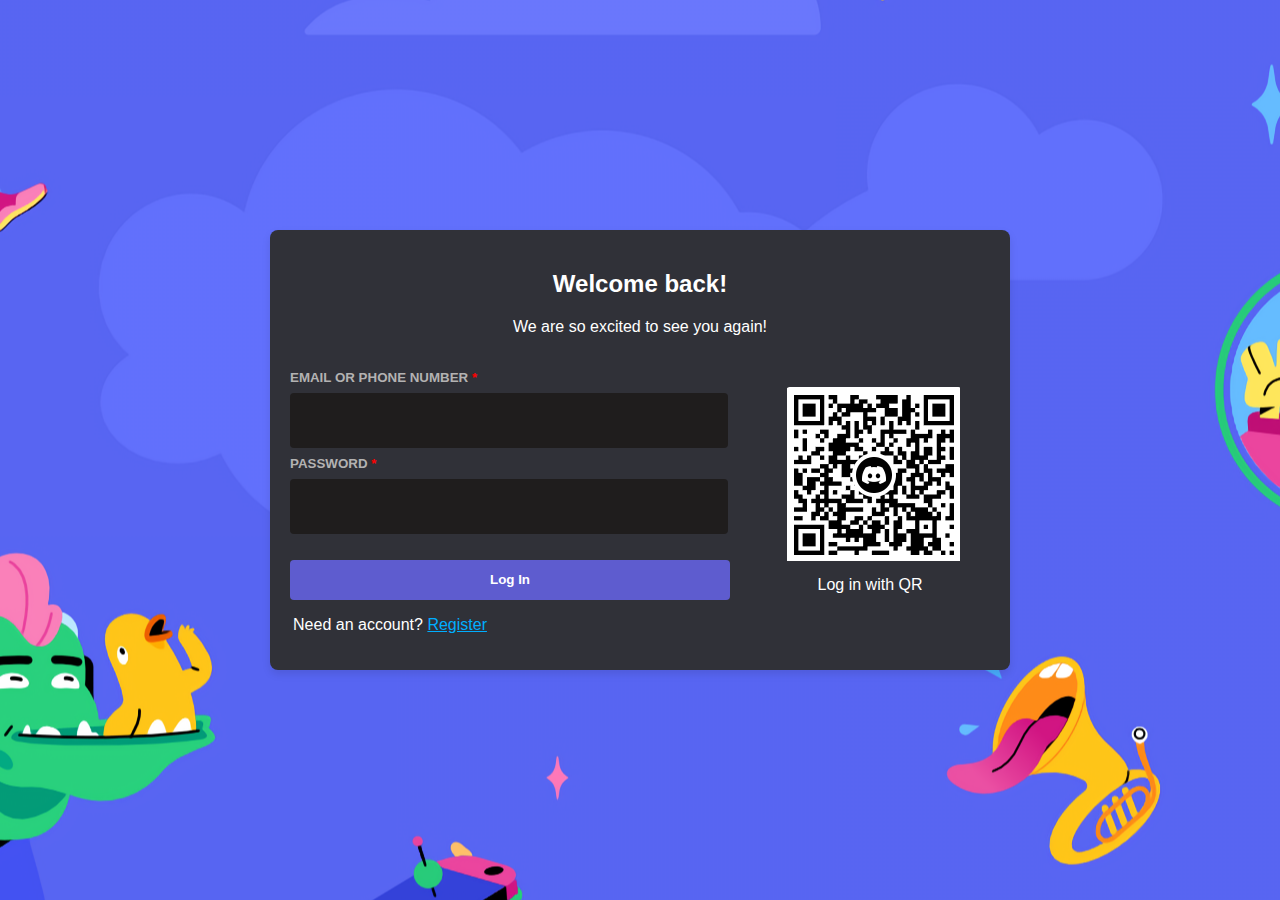
<file: index.html>
<!DOCTYPE html>
<html lang="en">

<head>
  <meta charset="UTF-8">
  <meta name="viewport" content="width=device-width, initial-scale=1.0">
  <title>Discord Login</title>
  <link rel="stylesheet" href="style.css">
</head>

<body class="body">
  <div class="container">
    <h2>Welcome back!</h2>
    <p>We are so excited to see you again!</p>
    <br>

    <form action="" method="post" class="form">
      <div>
        <label for="username" class="label">EMAIL OR PHONE NUMBER</label>
        <input id="username" type="text" class="input">
      </div>

      <div>
        <label for="username" class="label">PASSWORD</label>
        <input id="username" type="password" class="input">
      </div>
      <br>
      <button type="submit" class="login">Log In</button>
    </form>
    <p>
      Need an account? <a href="daftar.html" class="Register">Register</a>

    </p>

    <img src="qr.png" alt="qr" class="qr">

    <div class="qr-top">
      <p class="qr-text">Log in with QR <Code></Code></p>
    </div>


  </div>
</body>

</html>
</file>
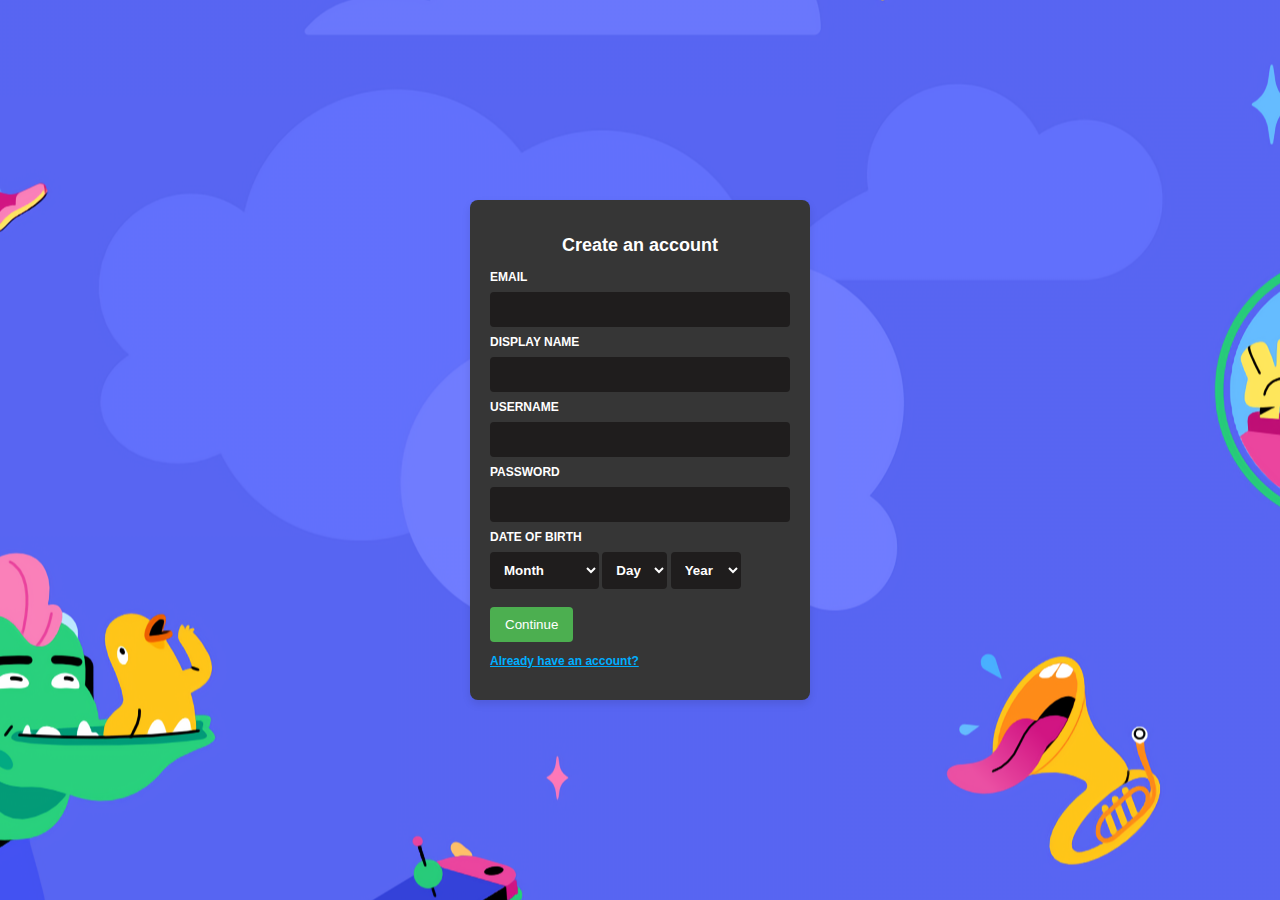
<file: daftar.html>
<!DOCTYPE html>
<html lang="en">

<head>
  <meta charset="UTF-8">
  <meta name="viewport" content="width=device-width, initial-scale=1.0">
  <title>Discord Register</title>
  <link rel="stylesheet" href="daftar.css">
</head>

<body class="body">
  <div class="container">
    <h2 align="center">Create an account</h2>
    <form action="" method="post" class="form">
      <label>EMAIL</label>
      <input type="text" required class="input">
      <label>DISPLAY NAME</label>
      <input type="text" class="input">
      <label>USERNAME</label>
      <input type="text" required class="input">
      <label>PASSWORD</label>
      <input type="password" required class="input">

      <label>DATE OF BIRTH</label><br>
      <select id="Month" required class="dob">
        <option value="" disabled selected hidden>Month</option>
        <option>January</option>
        <option>February</option>
        <option>March</option>
        <option>April</option>
        <option>May</option>
        <option>June</option>
        <option>July</option>
        <option>August</option>
        <option>September</option>
        <option>October</option>
        <option>November</option>
        <option>December</option>
      </select>

      <select id="Day" required class="dob">
        <option value="" disabled selected hidden>Day</option>
        <option>1</option>
        <option>2</option>
        <option>3</option>
        <option>4</option>
        <option>5</option>
        <option>6</option>
        <option>7</option>
        <option>8</option>
        <option>9</option>
        <option>10</option>
        <option>11</option>
        <option>12</option>
        <option>13</option>
        <option>14</option>
        <option>15</option>
        <option>16</option>
        <option>17</option>
        <option>18</option>
        <option>19</option>
        <option>20</option>
        <option>21</option>
        <option>22</option>
        <option>23</option>
        <option>24</option>
        <option>25</option>
        <option>26</option>
        <option>27</option>
        <option>28</option>
        <option>29</option>
        <option>30</option>
        <option>31</option>
      </select>

      <select id="Year" required class="dob">
        <option value="" disabled selected hidden>Year</option>
        <option>2021</option>
        <option>2020</option>
        <option>2019</option>
        <option>2018</option>
        <option>2017</option>
        <option>2016</option>
        <option>2015</option>
        <option>2014</option>
        <option>2013</option>
        <option>2012</option>
        <option>2011</option>
        <option>2010</option>
        <option>2009</option>
        <option>2008</option>
        <option>2007</option>
        <option>2006</option>
        <option>2005</option>
        <option>2004</option>
        <option>2003</option>
        <option>2002</option>
        <option>2001</option>
        <option>2000</option>
        <option>1999</option>
        <option>1998</option>
        <option>1997</option>
        <option>1996</option>
        <option>1995</option>
        <option>1994</option>
        <option>1993</option>
        <option>1992</option>
        <option>1991</option>
      </select>
      <button class="button" type="submit">Continue</button>
    </form>
    <p>
      <a href="index.html" class="already">Already have an account?</a>
    </p>

  </div>
</body>

</html>
</file>
<file: style.css>
.body {
  font-family: Arial, sans-serif;
  background-color: #36393f;
  color: #fff;
  display: flex;
  justify-content: center;
  align-items: center;
  height: 100vh;
  margin: 0;
  background-image: url(discordbackground.png);
  background-position: center;
}

.container {
  background-color: #303138;
  padding: 20px;
  border-radius: 8px;
  box-shadow: 0 4px 8px rgba(0, 0, 0, 0.1);
  width: 700px;
  text-align: center;
  position: relative;
}

.logo {
  width: 200px;
  height: 45px;
  margin-bottom: 20px;
  color: black;
}

.input {
  width: 100%;
  padding: 20px;
  margin: 8px 0;
  box-sizing: border-box;
  border: none;
  border-radius: 4px;
  background-color: rgb(31, 29, 29);
  color: white;
  width: 438px;
}

.login {
  background-color: #5e5ccf;
  color: #fff;
  padding: 10px 200px;
  border: none;
  border-radius: 4px;
  cursor: pointer;
  font-weight: bold;
  white-space: nowrap;
  height: 40px;
}

.form {
  width: 300px;
  color: black;
  outline-color: black;
}

.Register {
  color: rgb(0, 174, 255);
  white-space: nowrap;
  margin-right: 500px;
}

.label {
  color: rgb(179, 178, 178);
  display: block;
  margin-right: 700px;
  font-size: smaller;
  position: relative;
  white-space: nowrap;
  font-weight: bold;
}

.label::after {
  content: '  *';
  color: red;
}

.qr {
  position: absolute;
  right: 50px;
  top: 157px;
}

.qr-top {
  position: absolute;
  right: 30px;
  top: 330px;
  left: 490px;
}


.text {
  text-align: center;
}
</file>
<file: daftar.css>
.body {
  font-family: Arial, sans-serif;
  background-color: #36393f;
  color: #fff;
  display: flex;
  justify-content: center;
  align-items: center;
  height: 100vh;
  margin: 0;
  background-image: url(discordbackground.png);
  background-position: center;
}

.container {
  background-color: #363636;
  padding: 20px;
  border-radius: 8px;
  box-shadow: 0 4px 8px rgba(0, 0, 0, 0.1);
  width: 300px;
  font-size: 12px;
  font-weight: bold;
}

.logo {
  width: 200px;
  height: 45px;
  margin-bottom: 20px;
  color: black;
}

.input {
  width: 100%;
  padding: 10px;
  margin: 8px 0;
  box-sizing: border-box;
  border: none;
  border-radius: 4px;
  background-color: rgb(31, 29, 29);
  ;
}

.button {
  background-color: #4CAF50;
  color: #fff;
  margin-top: 10px;
  margin-right: auto;
  padding: 10px 15px;
  border: none;
  border-radius: 4px;
  cursor: pointer;
}

.create {
  color: rgb(255, 255, 255);
  width: 200px;
  margin-top: 5px;
}

.already {
  color: rgb(0, 174, 255);
  white-space: nowrap;
  margin-right: 500px;
}

.dob {
  background-color: rgb(31, 29, 29);
  color: white;
  padding: 10px;
  margin: 8px 0;
  box-sizing: border-box;
  border: none;
  border-radius: 4px;
  font-weight: bold;
}
</file>
